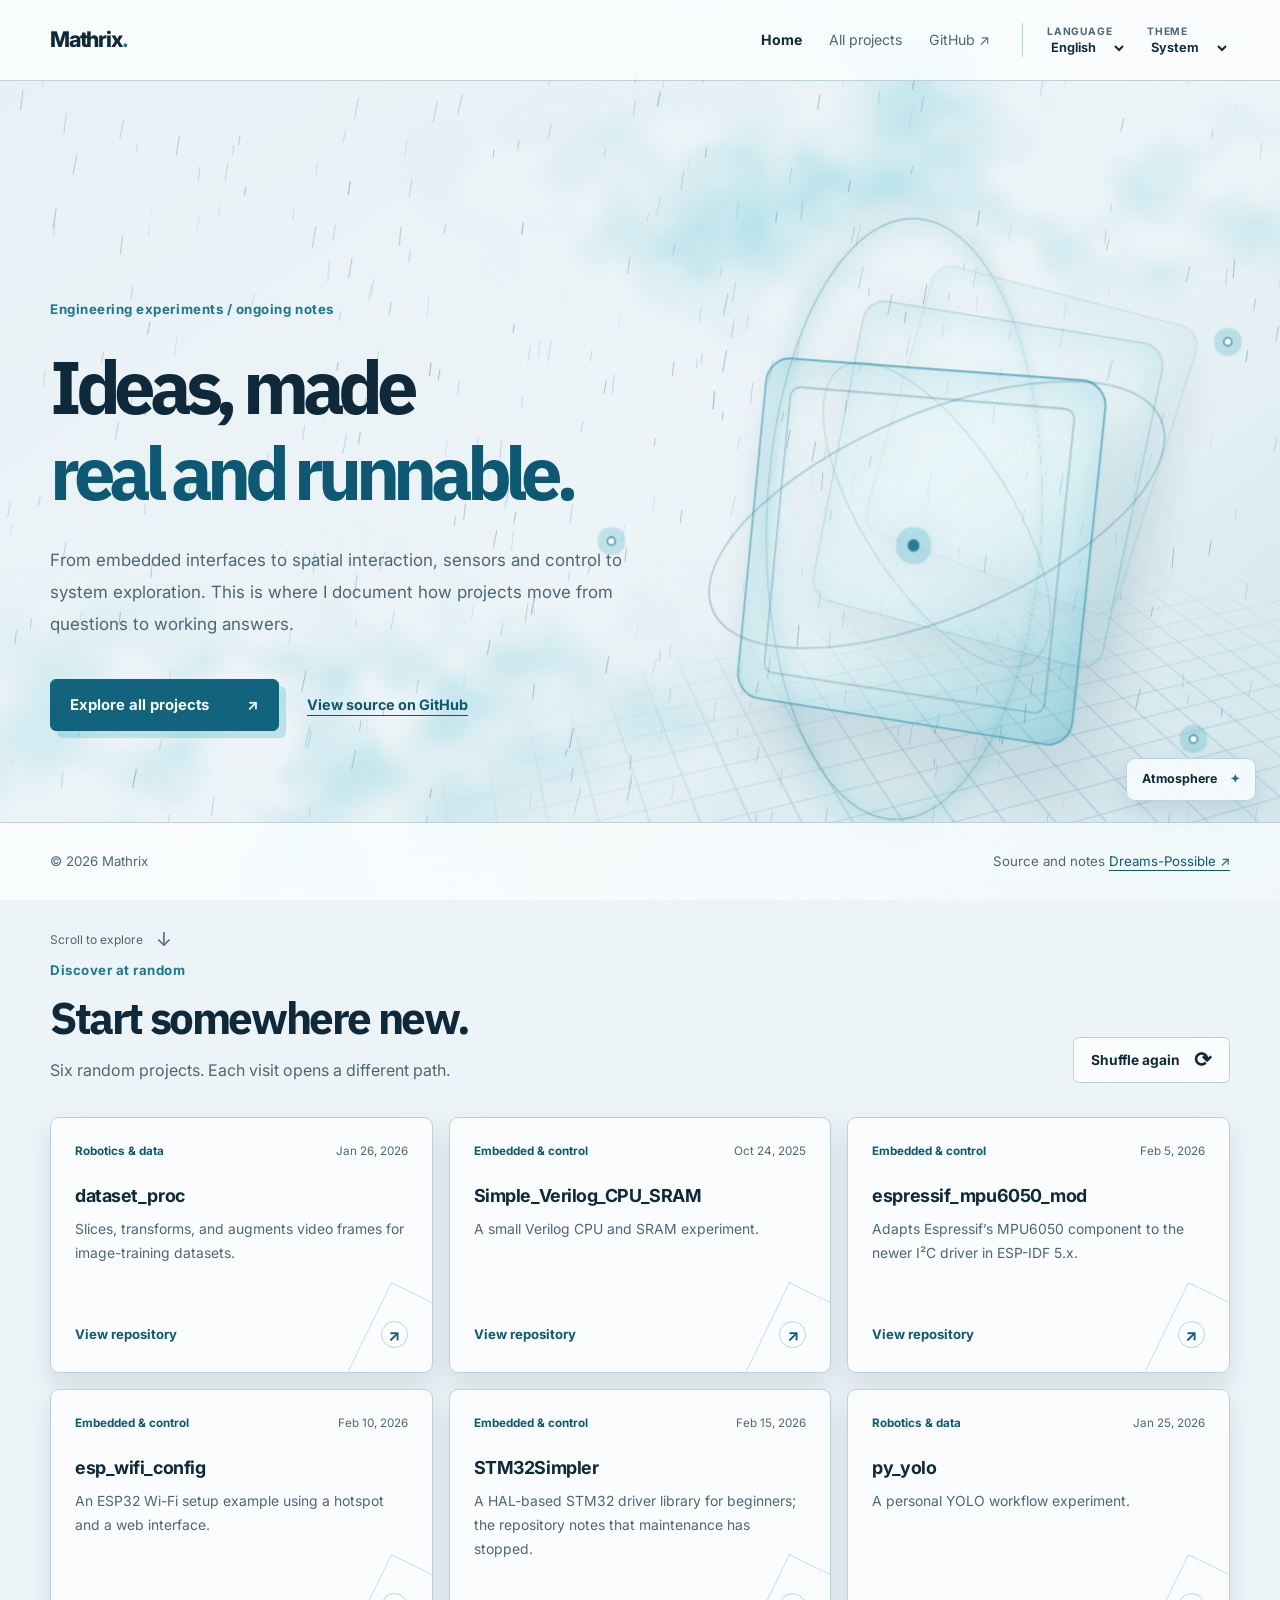
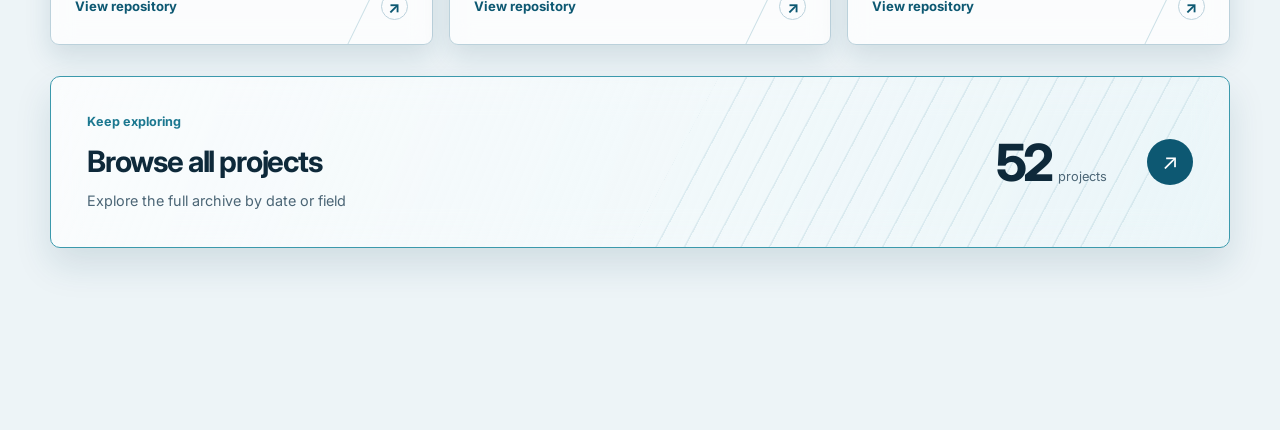
<file: index.html>
<!doctype html>
<html lang="zh-CN">
  <head>
    <meta charset="utf-8" />
    <meta name="viewport" content="width=device-width, initial-scale=1" />
    <meta
      name="description"
      content="Mathrix 的个人博客：嵌入式、系统、机器人与交互项目。"
    />
    <meta property="og:title" content="Mathrix — 项目与笔记" />
    <meta
      property="og:description"
      content="浏览 Mathrix 的工程实验与开源项目。"
    />
    <title>Mathrix — 项目与笔记</title>
    <script src="assets/js/theme-init.js"></script>
    <link rel="preconnect" href="https://fonts.googleapis.com" />
    <link rel="preconnect" href="https://fonts.gstatic.com" crossorigin />
    <link
      href="https://fonts.googleapis.com/css2?family=IBM+Plex+Sans:wght@500;600;700&family=Inter:opsz,wght@14..32,400;14..32,500;14..32,600;14..32,700&family=Noto+Sans+SC:wght@400;500;600;700&family=Noto+Serif+SC:wght@600;700;800&display=swap"
      rel="stylesheet"
    />
    <link rel="stylesheet" href="styles.css" />
    <script type="module" src="assets/js/main.js"></script>
  </head>
  <body data-page="home">
    <div class="ambient-world" aria-hidden="true">
      <div class="fog-layer fog-cyan"></div>
      <div class="fog-layer fog-secondary"></div>
      <canvas class="weather-canvas" aria-hidden="true"></canvas>
      <div class="space-scene" aria-hidden="true">
        <div class="scene-grid"></div>
        <div class="scene-halo"></div>
        <div class="scene-frame frame-far"></div>
        <div class="scene-frame frame-mid"></div>
        <div class="scene-frame frame-near"></div>
        <div class="scene-trace trace-one"></div>
        <div class="scene-trace trace-two"></div>
        <span class="scene-point point-one"></span
        ><span class="scene-point point-two"></span
        ><span class="scene-point point-three"></span>
      </div>
    </div>
    <a class="skip-link" href="#main" data-i18n="skip"></a>
    <header class="site-header glass-surface">
      <div class="shell header-inner">
        <a class="wordmark" href="index.html" data-i18n-aria="homeAria"
          ><span data-i18n="brandName"></span
          ><span aria-hidden="true">.</span></a
        >
        <nav class="main-nav" data-i18n-aria="navLabel">
          <a href="index.html" aria-current="page" data-i18n="navHome"></a>
          <a href="projects.html" data-i18n="navProjects"></a>
          <a
            href="https://github.com/Dreams-Possible"
            target="_blank"
            rel="noopener noreferrer"
            data-i18n="githubLink"
          ></a>
        </nav>
        <div class="preferences">
          <div class="preference-item">
            <label for="language-select" data-i18n="languageLabel"></label>
            <select
              id="language-select"
              class="preference-select"
              data-i18n-aria="languageLabel"
            >
              <option value="zh" data-i18n="languageChinese"></option>
              <option value="en" data-i18n="languageEnglish"></option>
            </select>
          </div>
          <div class="preference-item">
            <label for="theme-select" data-i18n="themeLabel"></label>
            <select
              id="theme-select"
              class="preference-select theme-select"
              data-i18n-aria="themeLabel"
            >
              <option value="auto" data-i18n="themeAuto"></option>
              <option value="light" data-i18n="themeLight"></option>
              <option value="dark" data-i18n="themeDark"></option>
            </select>
          </div>
        </div>
      </div>
    </header>

    <main id="main">
      <section class="hero" id="hero">
        <div class="hero-stage">
          <div class="shell hero-layout">
            <div class="hero-copy">
              <p class="section-index" data-i18n="heroIndex"></p>
              <h1 class="hero-title">
                <span data-i18n="heroTitleLine1"></span><br /><span
                  data-i18n="heroTitleLine2"
                ></span>
              </h1>
              <p class="hero-intro" data-i18n="heroIntro"></p>
              <div class="hero-actions">
                <a class="primary-action glass-surface" href="projects.html"
                  ><span data-i18n="heroAction"></span
                  ><span aria-hidden="true">↗</span></a
                ><a
                  class="secondary-action"
                  href="https://github.com/Dreams-Possible"
                  target="_blank"
                  rel="noopener noreferrer"
                  data-i18n="githubAction"
                ></a>
              </div>
            </div>
          </div>
          <div class="shell scroll-hint">
            <span data-i18n="scrollHint"></span
            ><span aria-hidden="true">↓</span>
          </div>
        </div>
      </section>

      <section class="discovery" aria-labelledby="discovery-heading">
        <div class="shell">
          <div class="section-heading">
            <div>
              <div class="settled-title-slot" aria-hidden="true">
                <h1 class="hero-title settled-title">
                  <span data-i18n="heroTitleLine1"></span><br /><span
                    data-i18n="heroTitleLine2"
                  ></span>
                </h1>
              </div>
              <p class="section-index" data-i18n="discoveryIndex"></p>
              <h2 id="discovery-heading" data-i18n="discoveryTitle"></h2>
              <p data-i18n="discoveryIntro"></p>
            </div>
            <button
              class="shuffle-action glass-surface"
              id="shuffle"
              type="button"
            >
              <span data-i18n="shuffle"></span><span aria-hidden="true">⟳</span>
            </button>
          </div>
          <div id="featured-projects" class="feature-grid"></div>
          <span
            id="shuffle-status"
            class="sr-only"
            role="status"
            aria-live="polite"
          ></span>
          <noscript>
            <p class="no-script">
              项目列表需要 JavaScript。你仍可在
              <a href="https://github.com/Dreams-Possible?tab=repositories"
                >GitHub 仓库列表</a
              >浏览全部项目。
            </p>
          </noscript>
          <a class="archive-action glass-surface" href="projects.html"
            ><span class="archive-action-copy"
              ><small data-i18n="archiveEyebrow"></small
              ><strong data-i18n="archiveTitle"></strong
              ><span data-i18n="archiveDescription"></span></span
            ><span class="archive-action-count"
              ><span id="project-count"></span
              ><small data-i18n="projectUnit"></small></span
            ><span class="archive-arrow" aria-hidden="true">↗</span></a
          >
        </div>
      </section>
    </main>

    <details class="atmosphere-tuner">
      <summary class="glass-surface">
        <span data-i18n="atmosphere"></span>
      </summary>
      <div class="atmosphere-panel glass-surface">
        <label class="toggle-control"
          ><span data-i18n="fogControl"></span
          ><input id="fog-enabled" type="checkbox" role="switch" checked
        /></label>
        <label class="toggle-control"
          ><span data-i18n="rainToggle"></span
          ><input id="rain-enabled" type="checkbox" role="switch" checked
        /></label>
        <label
          ><span data-i18n="rainControl"></span
          ><input
            id="rain-density"
            type="range"
            min="0"
            max="100"
            value="50" /><output id="rain-value" for="rain-density"></output
        ></label>
        <label class="toggle-control"
          ><span data-i18n="meteorToggle"></span
          ><input id="meteors-enabled" type="checkbox" role="switch" checked
        /></label>
        <label
          ><span data-i18n="meteorControl"></span
          ><input
            id="meteor-rate"
            type="range"
            min="0"
            max="100"
            value="50" /><output id="meteor-value" for="meteor-rate"></output
        ></label>
        <label class="toggle-control"
          ><span data-i18n="pointerControl"></span
          ><input id="pointer-enabled" type="checkbox" role="switch" checked
        /></label>
        <label class="toggle-control"
          ><span data-i18n="sceneMotionControl"></span
          ><input
            id="scene-motion-enabled"
            type="checkbox"
            role="switch"
            checked
        /></label>
        <label class="toggle-control"
          ><span data-i18n="narrativeControl"></span
          ><input id="narrative-enabled" type="checkbox" role="switch" checked
        /></label>
        <button
          class="atmosphere-reset"
          id="reset-atmosphere"
          type="button"
          data-i18n="resetAtmosphere"
        ></button>
      </div>
    </details>
    <footer class="site-footer glass-surface">
      <div class="shell footer-inner">
        <span
          >© <span id="year"></span> <span data-i18n="brandName"></span></span
        ><span
          ><span data-i18n="footerSource"></span>
          <a
            href="https://github.com/Dreams-Possible"
            data-i18n="githubAccount"
          ></a
        ></span>
      </div>
    </footer>
  </body>
</html>
</file>
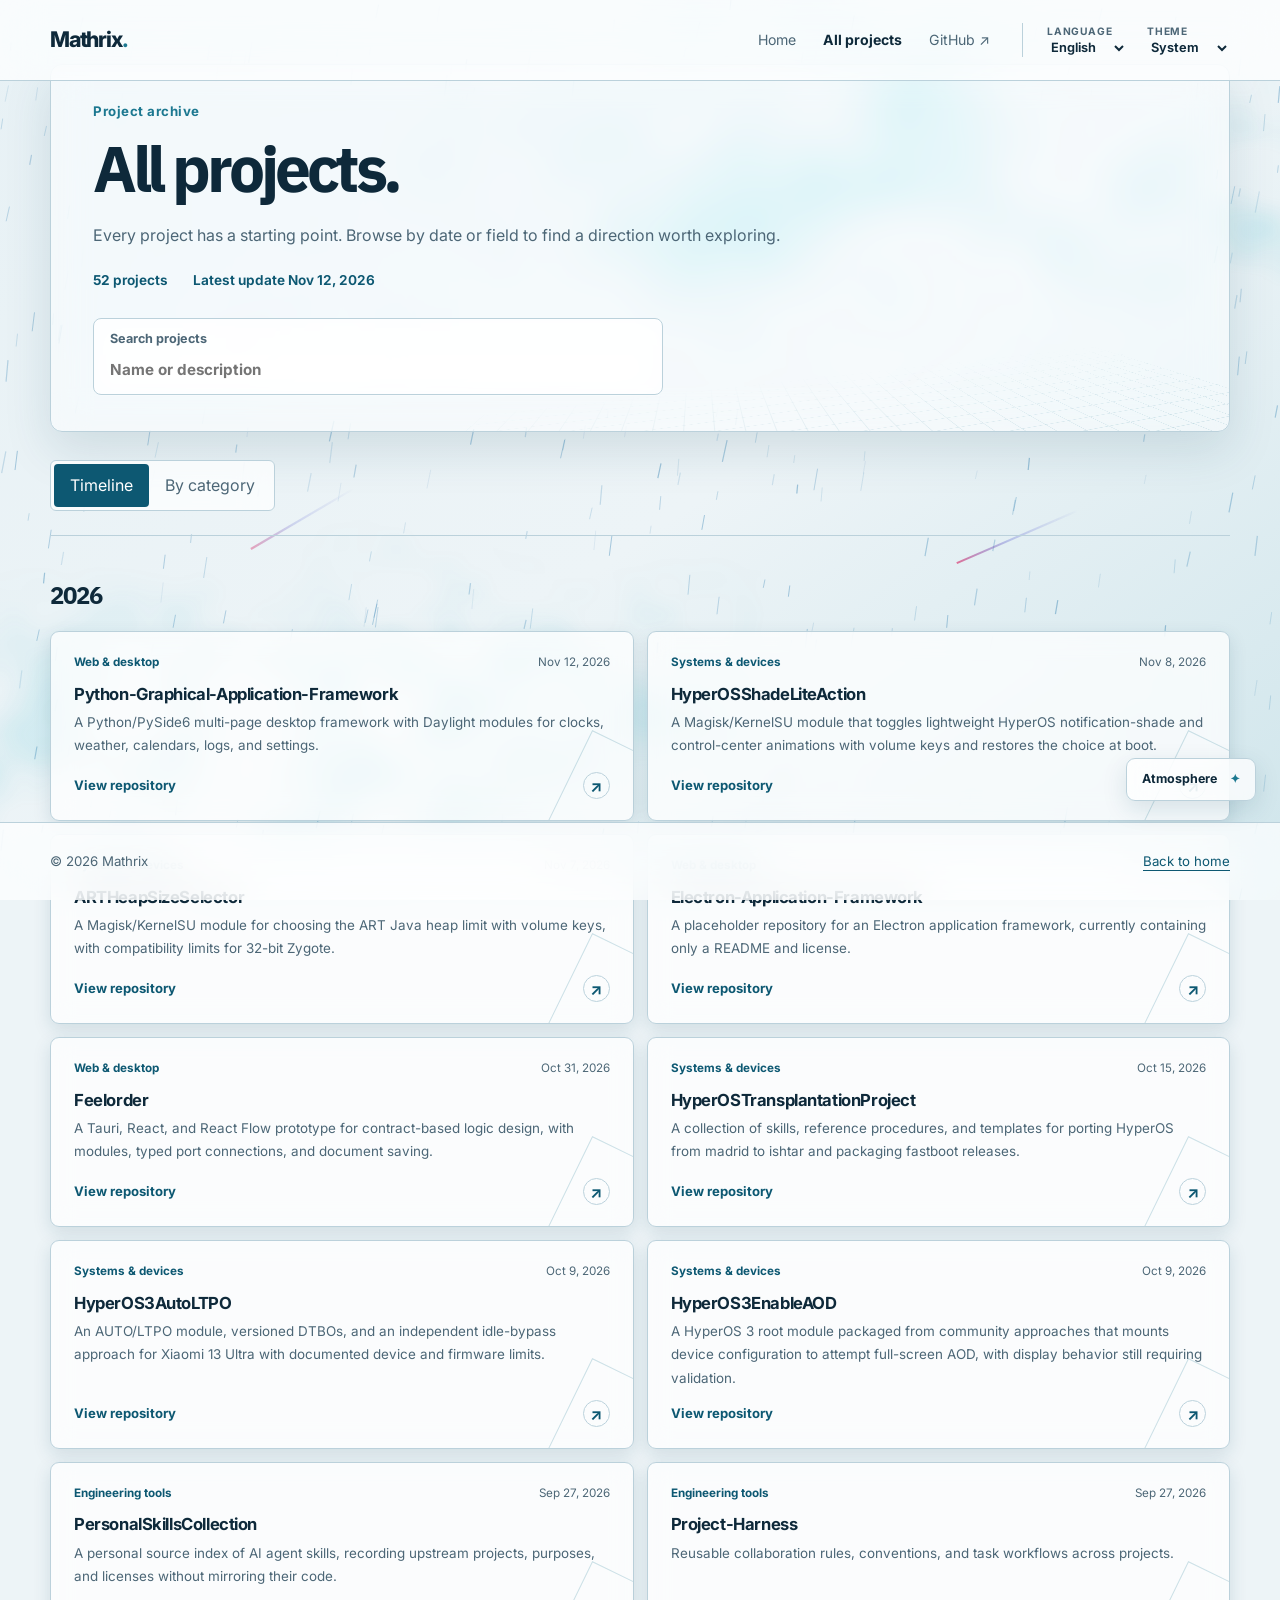
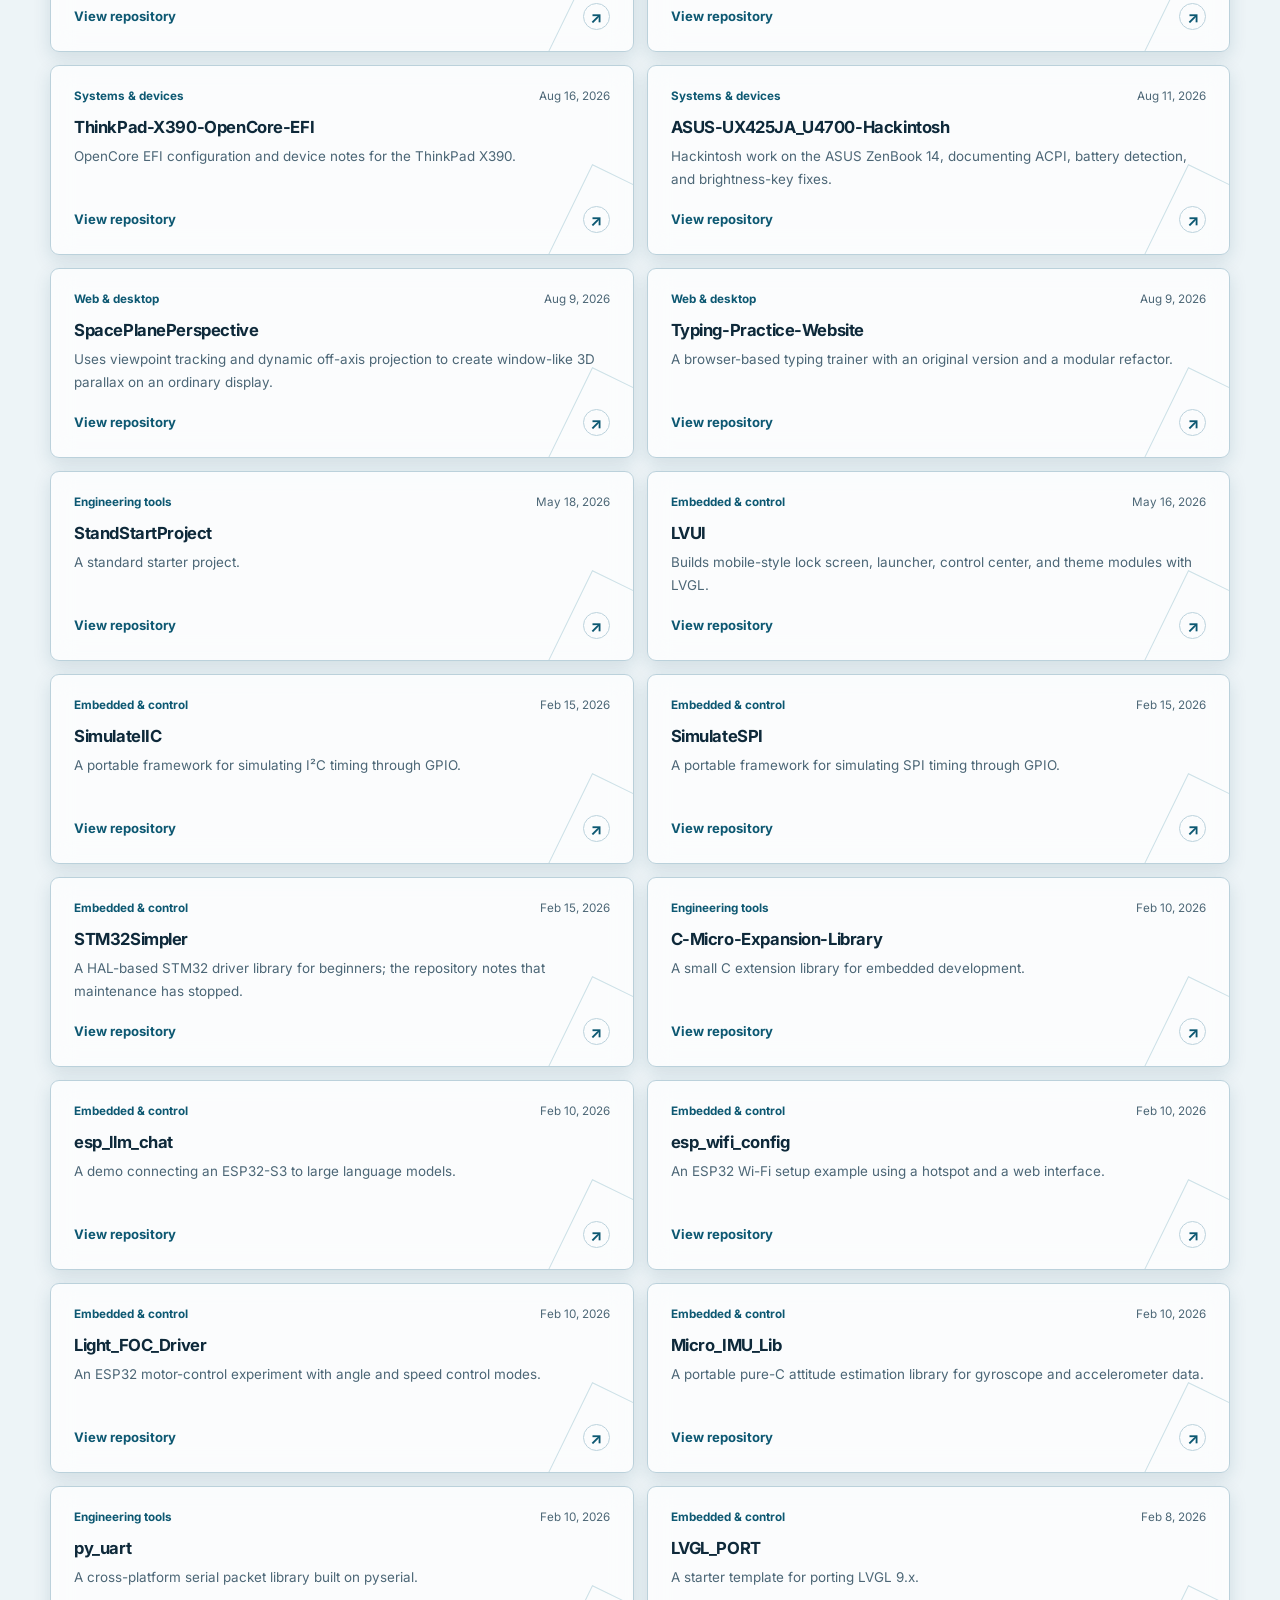
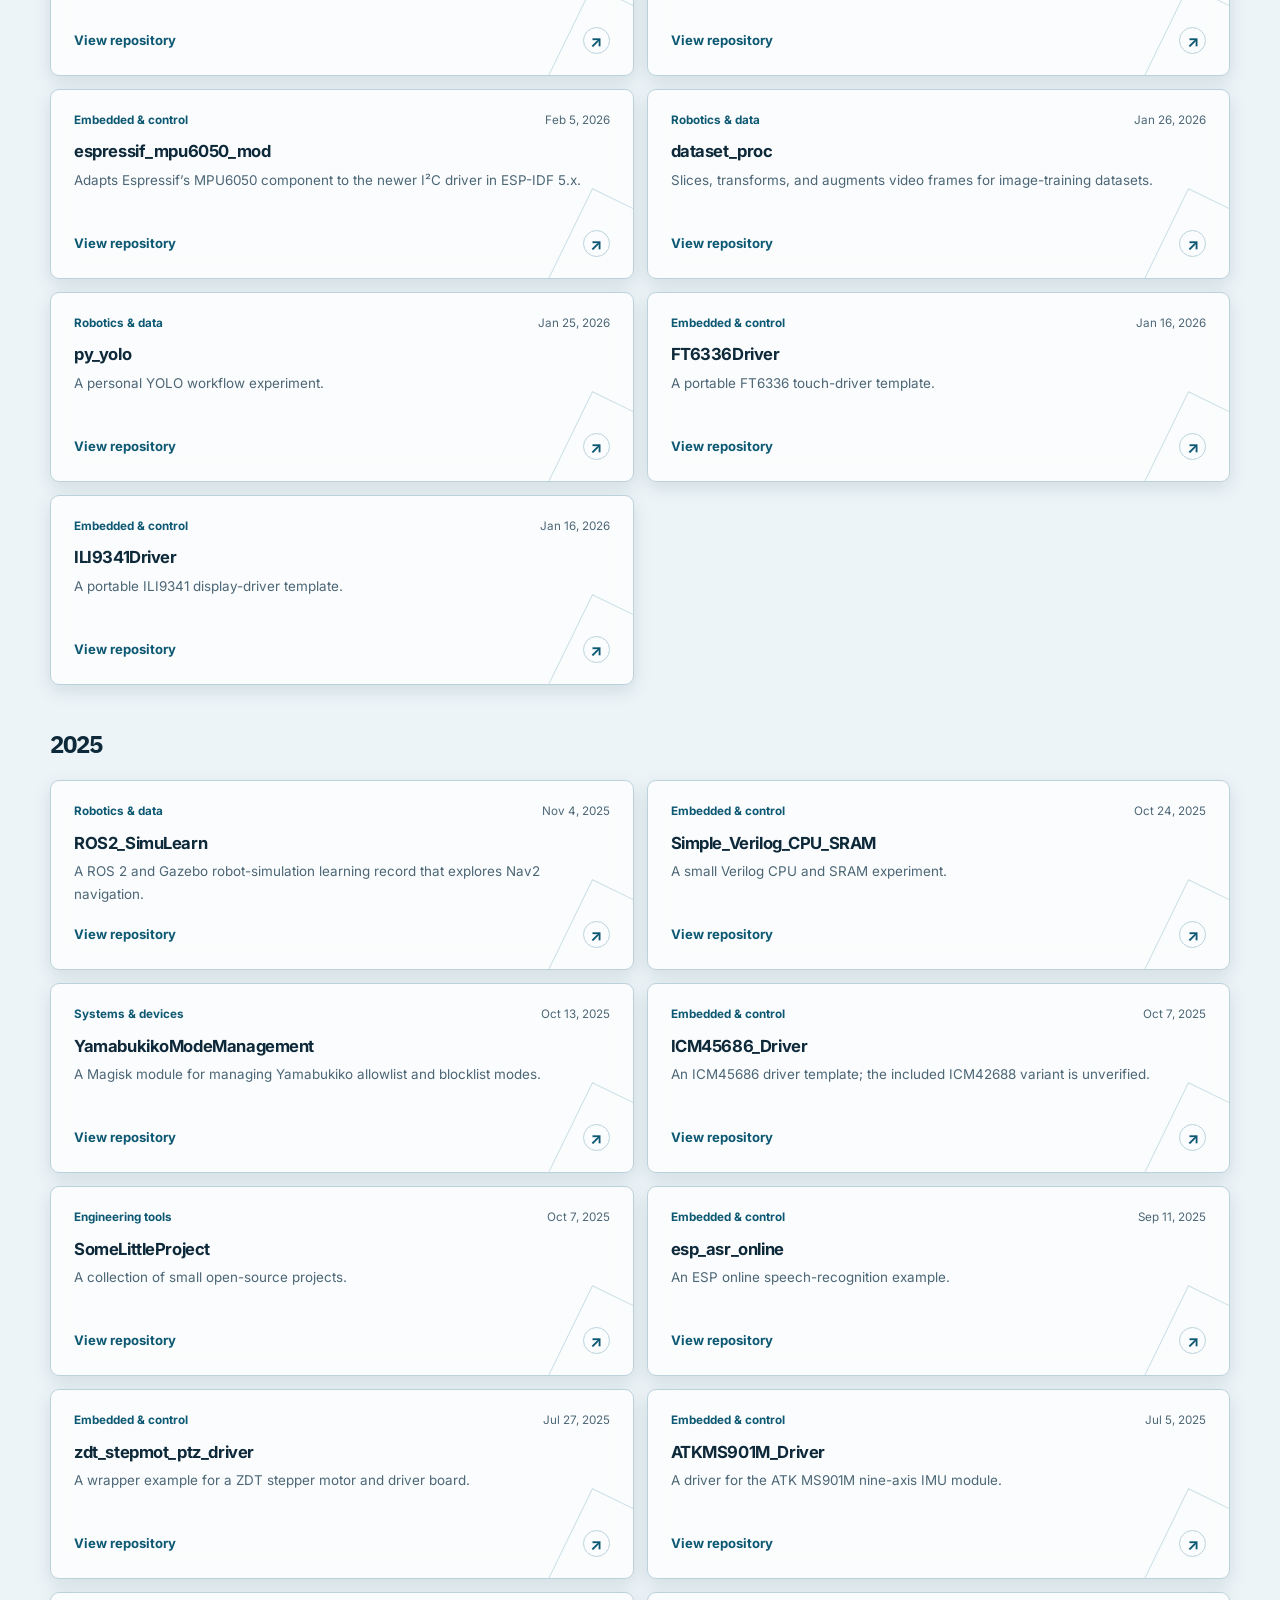
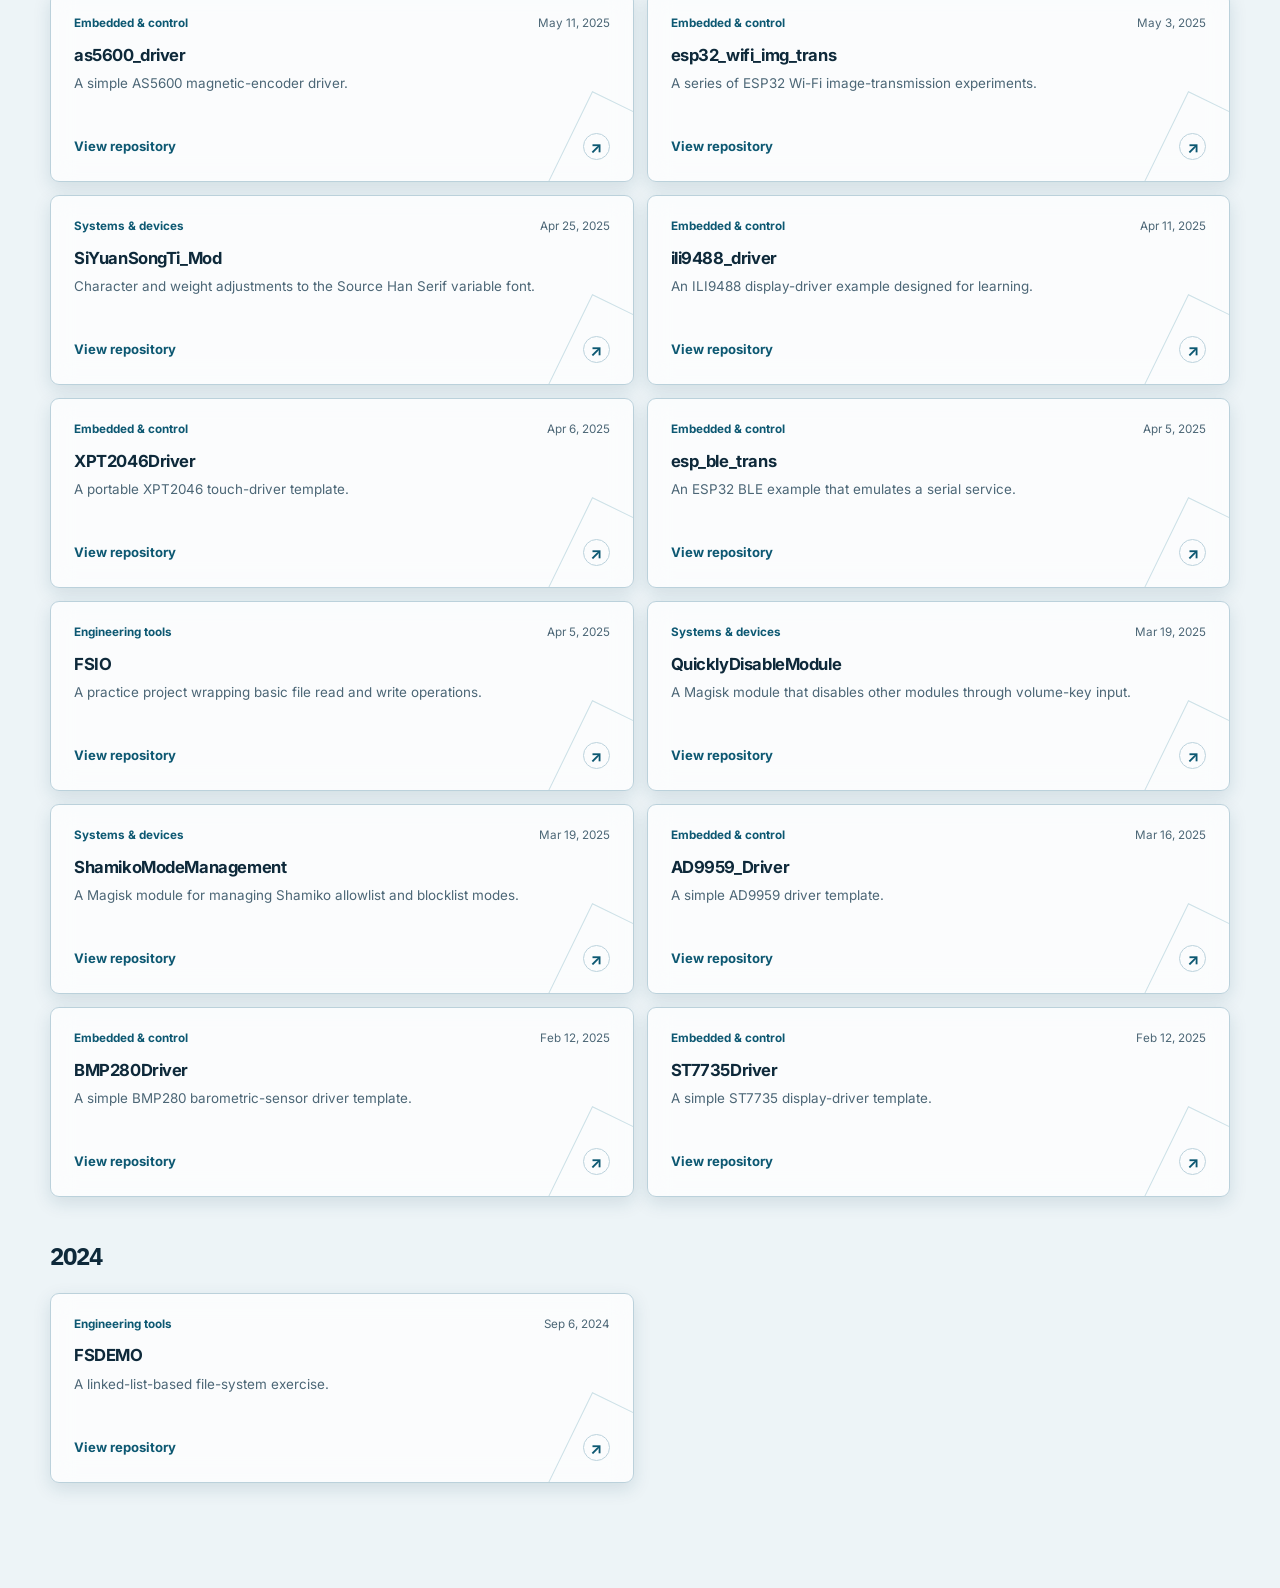
<file: projects.html>
<!doctype html>
<html lang="zh-CN">
  <head>
    <meta charset="utf-8" />
    <meta name="viewport" content="width=device-width, initial-scale=1" />
    <meta
      name="description"
      content="按时间线或分类浏览 Mathrix 的全部公开项目。"
    />
    <meta property="og:title" content="全部项目 — Mathrix" />
    <title>全部项目 — Mathrix</title>
    <script src="assets/js/theme-init.js"></script>
    <link rel="preconnect" href="https://fonts.googleapis.com" />
    <link rel="preconnect" href="https://fonts.gstatic.com" crossorigin />
    <link
      href="https://fonts.googleapis.com/css2?family=IBM+Plex+Sans:wght@500;600;700&family=Inter:opsz,wght@14..32,400;14..32,500;14..32,600;14..32,700&family=Noto+Sans+SC:wght@400;500;600;700&family=Noto+Serif+SC:wght@600;700;800&display=swap"
      rel="stylesheet"
    />
    <link rel="stylesheet" href="styles.css" />
    <script type="module" src="assets/js/main.js"></script>
  </head>
  <body data-page="projects">
    <div class="ambient-world" aria-hidden="true">
      <div class="fog-layer fog-cyan"></div>
      <div class="fog-layer fog-secondary"></div>
      <canvas class="weather-canvas" aria-hidden="true"></canvas>
    </div>
    <a class="skip-link" href="#main" data-i18n="skip"></a>
    <header class="site-header glass-surface">
      <div class="shell header-inner">
        <a class="wordmark" href="index.html" data-i18n-aria="homeAria"
          ><span data-i18n="brandName"></span
          ><span aria-hidden="true">.</span></a
        >
        <nav class="main-nav" data-i18n-aria="navLabel">
          <a href="index.html" data-i18n="navHome"></a
          ><a
            href="projects.html"
            aria-current="page"
            data-i18n="navProjects"
          ></a
          ><a
            href="https://github.com/Dreams-Possible"
            target="_blank"
            rel="noopener noreferrer"
            data-i18n="githubLink"
          ></a>
        </nav>
        <div class="preferences">
          <div class="preference-item">
            <label for="language-select" data-i18n="languageLabel"></label>
            <select
              id="language-select"
              class="preference-select"
              data-i18n-aria="languageLabel"
            >
              <option value="zh" data-i18n="languageChinese"></option>
              <option value="en" data-i18n="languageEnglish"></option>
            </select>
          </div>
          <div class="preference-item">
            <label for="theme-select" data-i18n="themeLabel"></label>
            <select
              id="theme-select"
              class="preference-select theme-select"
              data-i18n-aria="themeLabel"
            >
              <option value="auto" data-i18n="themeAuto"></option>
              <option value="light" data-i18n="themeLight"></option>
              <option value="dark" data-i18n="themeDark"></option>
            </select>
          </div>
        </div>
      </div>
    </header>

    <main id="main" class="shell catalog-main">
      <div class="catalog-intro glass-surface">
        <div class="catalog-haze" aria-hidden="true"></div>
        <p class="section-index" data-i18n="catalogIndex"></p>
        <h1 data-i18n="catalogTitle"></h1>
        <p data-i18n="catalogIntro"></p>
        <div class="catalog-summary">
          <span
            ><strong id="catalog-count"></strong>
            <span data-i18n="projectUnit"></span></span
          ><span id="catalog-updated"></span>
        </div>
        <label class="search-field catalog-search glass-surface"
          ><span data-i18n="searchLabel"></span
          ><input
            id="project-search"
            type="search"
            data-i18n-placeholder="searchPlaceholder"
            autocomplete="off"
        /></label>
      </div>
      <div class="catalog-controls">
        <div
          class="view-switch glass-surface"
          role="group"
          data-i18n-aria="viewLabel"
        >
          <button
            type="button"
            data-view="timeline"
            aria-pressed="true"
            data-i18n="timeline"
          ></button
          ><button
            type="button"
            data-view="category"
            aria-pressed="false"
            data-i18n="categoryView"
          ></button>
        </div>
      </div>
      <div id="project-list" class="project-list"></div>
      <span
        id="catalog-status"
        class="sr-only"
        role="status"
        aria-live="polite"
      ></span>
      <noscript>
        <p class="no-script">
          项目列表需要 JavaScript。你仍可在
          <a href="https://github.com/Dreams-Possible?tab=repositories"
            >GitHub 仓库列表</a
          >浏览全部项目。
        </p>
      </noscript>
    </main>

    <details class="atmosphere-tuner">
      <summary class="glass-surface">
        <span data-i18n="atmosphere"></span>
      </summary>
      <div class="atmosphere-panel glass-surface">
        <label class="toggle-control"
          ><span data-i18n="fogControl"></span
          ><input id="fog-enabled" type="checkbox" role="switch" checked
        /></label>
        <label class="toggle-control"
          ><span data-i18n="rainToggle"></span
          ><input id="rain-enabled" type="checkbox" role="switch" checked
        /></label>
        <label
          ><span data-i18n="rainControl"></span
          ><input
            id="rain-density"
            type="range"
            min="0"
            max="100"
            value="50" /><output id="rain-value" for="rain-density"></output
        ></label>
        <label class="toggle-control"
          ><span data-i18n="meteorToggle"></span
          ><input id="meteors-enabled" type="checkbox" role="switch" checked
        /></label>
        <label
          ><span data-i18n="meteorControl"></span
          ><input
            id="meteor-rate"
            type="range"
            min="0"
            max="100"
            value="50" /><output id="meteor-value" for="meteor-rate"></output
        ></label>
        <label class="toggle-control"
          ><span data-i18n="pointerControl"></span
          ><input id="pointer-enabled" type="checkbox" role="switch" checked
        /></label>
        <label class="toggle-control"
          ><span data-i18n="sceneMotionControl"></span
          ><input
            id="scene-motion-enabled"
            type="checkbox"
            role="switch"
            checked
        /></label>
        <label class="toggle-control"
          ><span data-i18n="narrativeControl"></span
          ><input id="narrative-enabled" type="checkbox" role="switch" checked
        /></label>
        <button
          class="atmosphere-reset"
          id="reset-atmosphere"
          type="button"
          data-i18n="resetAtmosphere"
        ></button>
      </div>
    </details>
    <footer class="site-footer glass-surface">
      <div class="shell footer-inner">
        <span
          >© <span id="year"></span> <span data-i18n="brandName"></span></span
        ><a href="index.html" data-i18n="backHome"></a>
      </div>
    </footer>
  </body>
</html>
</file>
<file: styles.css>
/* Shared entry point. Keep this order when adding stylesheet modules. */
@import url('assets/css/tokens.css');
@import url('assets/css/base.css');
@import url('assets/css/effects.css');
@import url('assets/css/components.css');
@import url('assets/css/home.css');
@import url('assets/css/projects.css');
@import url('assets/css/layout.css');
</file>
